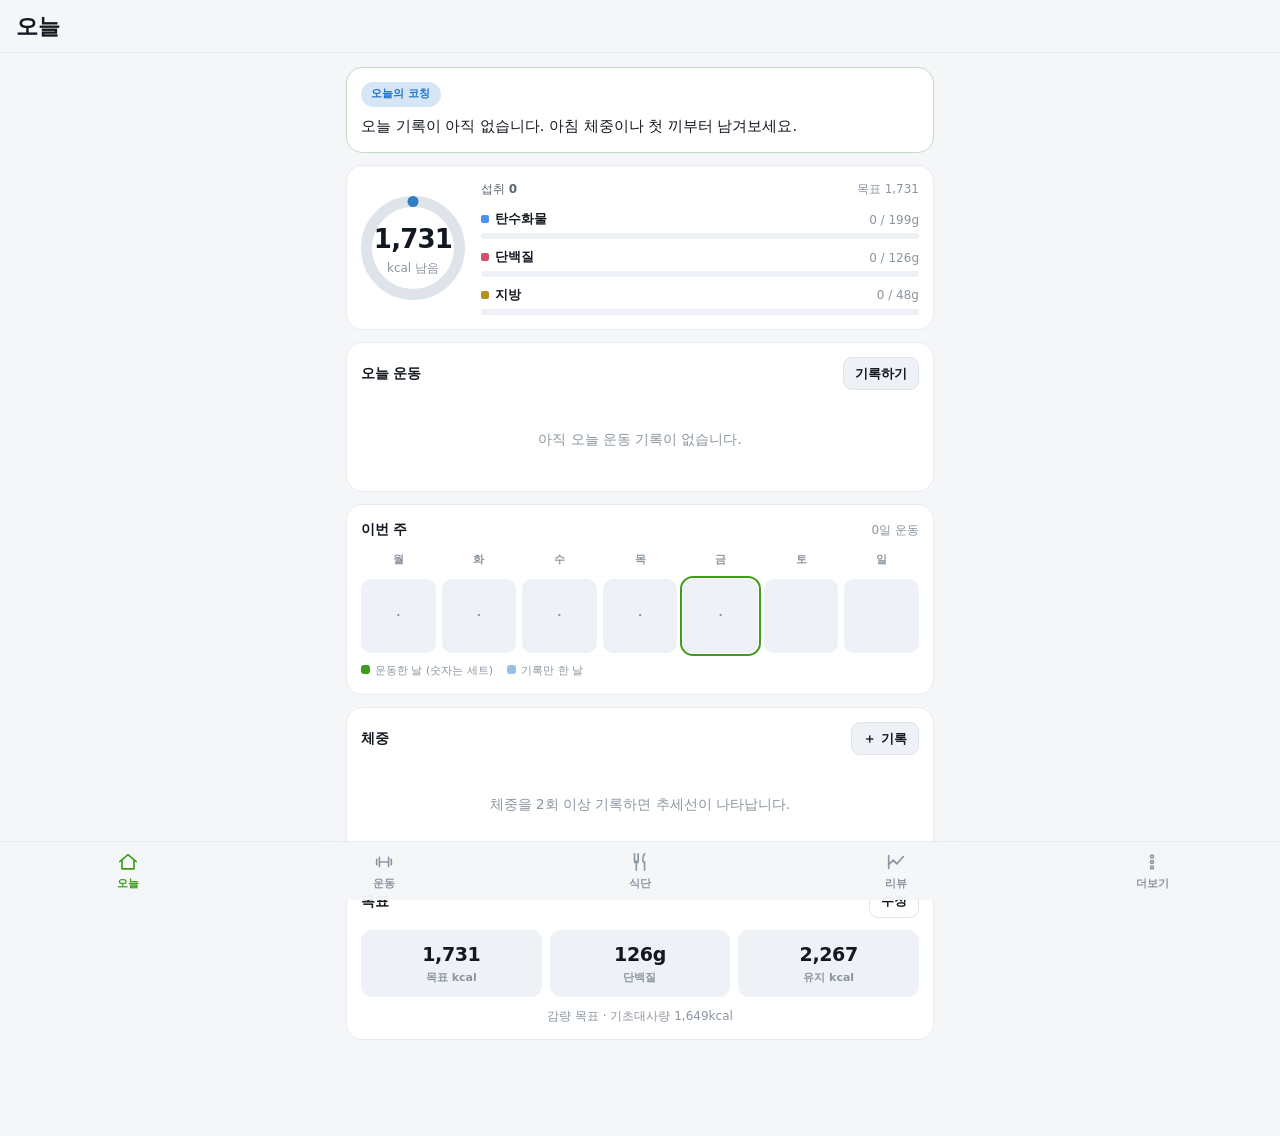
<file: index.html>
<!doctype html>
<html lang="ko">
<head>
<meta charset="utf-8">
<meta name="viewport" content="width=device-width, initial-scale=1, viewport-fit=cover, maximum-scale=1">
<meta name="theme-color" content="#0b0d10">
<meta name="apple-mobile-web-app-capable" content="yes">
<meta name="apple-mobile-web-app-status-bar-style" content="black-translucent">
<meta name="apple-mobile-web-app-title" content="핏로그">
<meta name="description" content="운동과 식단을 기록하고 데이터를 바탕으로 조언을 받는 개인 트레이닝 로그">
<title>핏로그</title>
<link rel="manifest" href="./manifest.webmanifest">
<link rel="icon" href="./icons/icon-192.png">
<link rel="apple-touch-icon" href="./icons/apple-touch-icon.png">
<link rel="stylesheet" href="./css/app.css">
</head>
<body>
<div id="app">
  <header id="topbar">
    <div class="topbar-inner">
      <h1 id="view-title">오늘</h1>
      <div id="topbar-actions"></div>
    </div>
  </header>

  <main id="view" aria-live="polite"></main>

  <nav id="tabbar">
    <a href="#/today"   data-tab="today"><svg viewBox="0 0 24 24"><path d="M3 11.5 12 4l9 7.5"/><path d="M5.5 10v9.5h13V10"/></svg><span>오늘</span></a>
    <a href="#/workout" data-tab="workout"><svg viewBox="0 0 24 24"><path d="M4 9v6M7 7v10M17 7v10M20 9v6M7 12h10"/></svg><span>운동</span></a>
    <a href="#/diet"    data-tab="diet"><svg viewBox="0 0 24 24"><path d="M6 3v8a2 2 0 0 0 4 0V3M8 11v10"/><path d="M17 3c-1.5 2-2 4-2 6.5 0 1.5.7 2.5 2 2.5v9"/></svg><span>식단</span></a>
    <a href="#/review"  data-tab="review"><svg viewBox="0 0 24 24"><path d="M4 19V5M4 15l5-5 4 4 7-8"/></svg><span>리뷰</span></a>
    <a href="#/more"    data-tab="more"><svg viewBox="0 0 24 24"><circle cx="12" cy="6" r="1.6"/><circle cx="12" cy="12" r="1.6"/><circle cx="12" cy="18" r="1.6"/></svg><span>더보기</span></a>
  </nav>
</div>

<div id="sheet-root"></div>
<div id="toast-root"></div>

<script type="module" src="./js/app.js"></script>
</body>
</html>
</file>
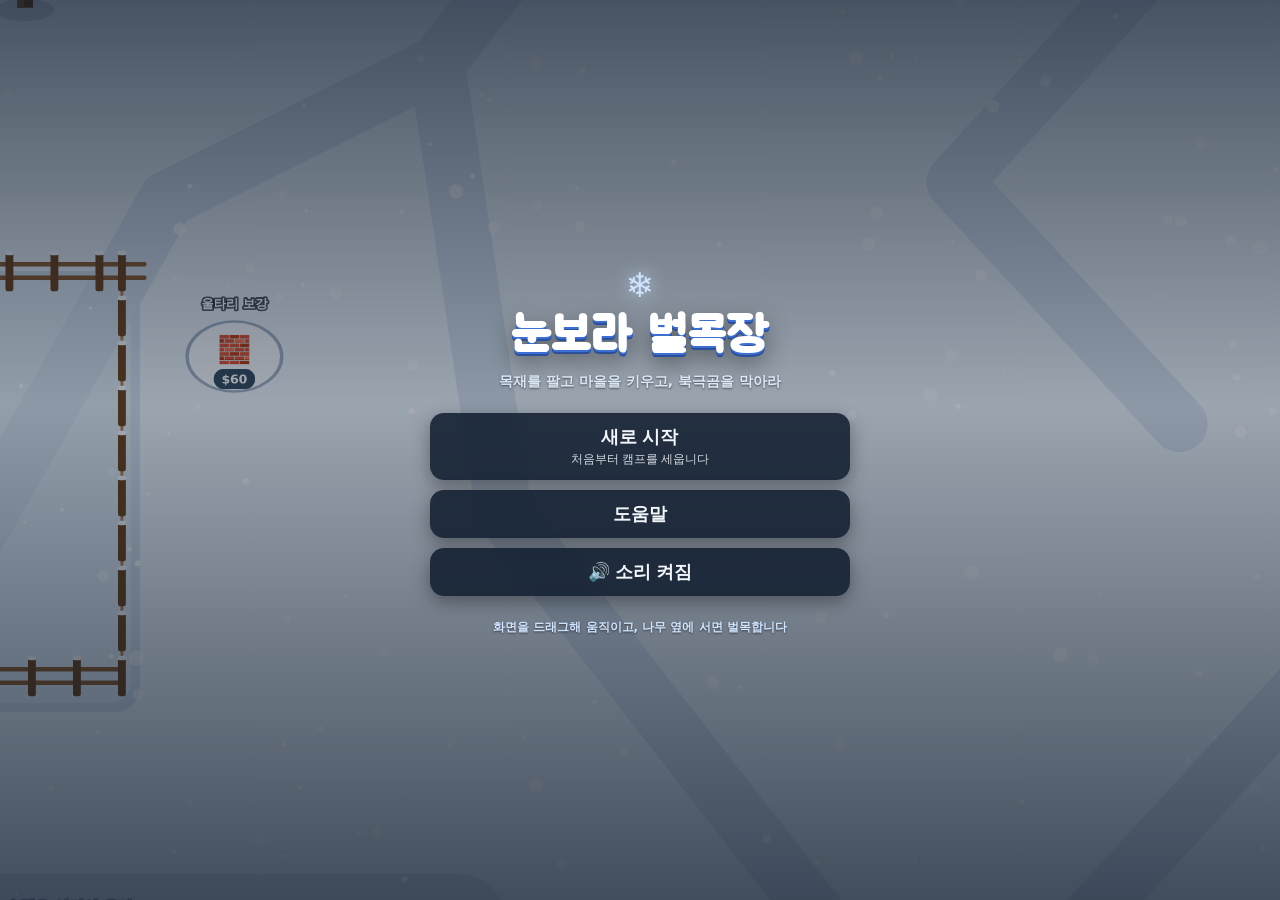
<file: game/index.html>
<!doctype html>
<html lang="ko">
<head>
<meta charset="utf-8">
<meta name="viewport" content="width=device-width, initial-scale=1, viewport-fit=cover, maximum-scale=1, user-scalable=no">
<meta name="theme-color" content="#0f1b2d">
<meta name="apple-mobile-web-app-capable" content="yes">
<meta name="mobile-web-app-capable" content="yes">
<meta name="apple-mobile-web-app-status-bar-style" content="black-translucent">
<meta name="apple-mobile-web-app-title" content="눈보라 벌목장">
<meta name="description" content="목재를 팔아 캠프를 키우고 북극곰 습격을 막는 방치형 타이쿤 게임">
<title>눈보라 벌목장</title>
<link rel="manifest" href="./manifest.webmanifest">
<link rel="icon" href="./icons/icon-192.png">
<link rel="apple-touch-icon" href="./icons/apple-touch-icon.png">
<link rel="preconnect" href="https://fonts.googleapis.com">
<link rel="stylesheet" href="https://fonts.googleapis.com/css2?family=Jua&display=swap">
<link rel="stylesheet" href="./game.css">
</head>
<body>
<div id="game">
  <canvas id="c"></canvas>
  <div id="hud">
    <div id="top-block">
      <div class="top">
        <div class="pill money" id="money">$0</div>
        <div class="pill wave" id="wave"></div>
        <div class="buttons">
          <button class="icon-btn" id="btn-sound" aria-label="소리 켜기/끄기">🔊</button>
          <button class="icon-btn" id="btn-supply" aria-label="수급 현황">📊</button>
          <button class="icon-btn" id="btn-help" aria-label="도움말">❓</button>
          <button class="icon-btn" id="btn-menu" aria-label="메뉴">☰</button>
        </div>
      </div>
      <div class="bars">
        <div class="bar"><span id="hut-text">🏠</span><div class="track"><div class="fill" id="hut-bar"></div></div></div>
        <div class="bar"><span id="fence-text">🧱</span><div class="track"><div class="fill fence" id="fence-bar"></div></div></div>
        <div class="bar"><span id="hp-text">❤️</span><div class="track"><div class="fill hp" id="hp-bar"></div></div></div>
      </div>
      <div class="bonus" id="bonus"></div>
      <div id="warn" hidden></div>
    </div>
    <div class="bottom" id="bottom">
      <div id="tip" hidden><span class="tip-badge">새 소식</span><span id="tip-text"></span></div>
      <div id="hint" hidden><span id="hint-text"></span></div>
      <button class="hunt-btn" id="btn-hunt" hidden>⚔️ 사냥</button>
    </div>
  </div>
  <div id="title" hidden>
    <div class="title-card">
      <div class="title-logo"><span class="title-snow">❄</span><h1>눈보라 벌목장</h1><p class="title-sub">목재를 팔고 마을을 키우고, 북극곰을 막아라</p></div>
      <div class="title-buttons">
        <button class="tbtn primary" id="t-continue" hidden><span class="tbtn-main">이어서 하기</span><span class="tbtn-sub" id="t-continue-sub"></span></button>
        <button class="tbtn" id="t-new"><span class="tbtn-main">새로 시작</span><span class="tbtn-sub" id="t-new-sub">처음부터 캠프를 세웁니다</span></button>
        <button class="tbtn" id="t-help"><span class="tbtn-main">도움말</span></button>
        <button class="tbtn" id="t-sound"><span class="tbtn-main">🔊 소리 켜짐</span></button>
      </div>
      <div class="title-meta" id="t-meta"></div>
    </div>
  </div>
  <div id="modal-root"></div>
</div>
<script src="./config.js"></script>
<script src="./audio.js"></script>
<script src="./sprites.js"></script>
<script src="./sim.js"></script>
<script src="./render.js"></script>
<script src="./main.js"></script>
</body>
</html>
</file>
<file: css/app.css>
/* ── 토큰 ──────────────────────────────────────────────── */
:root{
  --bg:#0b0d10;
  --bg-elev:#14181d;
  --bg-elev-2:#1b2027;
  --line:#242b34;
  --line-soft:#1d232b;
  --text:#e8edf3;
  --text-dim:#9aa6b4;
  --text-faint:#67717d;
  --accent:#9fe870;
  --accent-ink:#0b1206;
  --blue:#69b7ff;
  --amber:#ffc861;
  --rose:#ff7b7b;
  --violet:#c39bff;
  /* 차트 색 (dataviz 검증 통과: 대비·색각이상 분리 both modes) */
  --c-carb:#4a93e8;
  --c-protein:#d2506b;
  --c-fat:#b5901f;
  --c-mark:#5aa8e8;
  --grid:#242b34;
  --radius:16px;
  --radius-sm:11px;
  --tab-h:58px;
  --safe-b:env(safe-area-inset-bottom, 0px);
  --safe-t:env(safe-area-inset-top, 0px);
  color-scheme:dark;
}
@media (prefers-color-scheme: light){
  :root:not([data-theme="dark"]){
    --bg:#f4f6f8; --bg-elev:#ffffff; --bg-elev-2:#eef1f5;
    --line:#dfe4ea; --line-soft:#e8ecf1;
    --text:#131820; --text-dim:#5a6673; --text-faint:#8b95a1;
    --accent:#3f9d1c; --accent-ink:#ffffff;
    --blue:#1f74c8; --amber:#b57500; --rose:#c8382f; --violet:#7a44cf;
    --c-mark:#2f7dc4; --grid:#dfe4ea;
    color-scheme:light;
  }
}
*{box-sizing:border-box;-webkit-tap-highlight-color:transparent}
html,body{margin:0;padding:0}
body{
  background:var(--bg); color:var(--text);
  font-family:-apple-system,BlinkMacSystemFont,"Apple SD Gothic Neo","Pretendard","Noto Sans KR",system-ui,sans-serif;
  font-size:15px; line-height:1.5;
  overscroll-behavior-y:none;
}
h1,h2,h3,h4,p{margin:0}
button,input,select,textarea{font:inherit;color:inherit}
a{color:inherit;text-decoration:none}

/* ── 레이아웃 ──────────────────────────────────────────── */
#topbar{
  position:sticky; top:0; z-index:30;
  padding-top:var(--safe-t);
  background:color-mix(in srgb, var(--bg) 86%, transparent);
  backdrop-filter:saturate(160%) blur(14px);
  border-bottom:1px solid var(--line-soft);
}
.topbar-inner{
  display:flex; align-items:center; justify-content:space-between;
  gap:12px; min-height:52px; padding:0 16px;
}
#view-title{font-size:22px; font-weight:750; letter-spacing:-.02em}
#topbar-actions{display:flex; gap:8px; align-items:center}

#view{
  padding:14px 16px calc(var(--tab-h) + var(--safe-b) + 26px);
  max-width:620px; margin:0 auto;
}

#tabbar{
  position:fixed; left:0; right:0; bottom:0; z-index:40;
  display:grid; grid-template-columns:repeat(5,1fr);
  padding-bottom:var(--safe-b);
  background:color-mix(in srgb, var(--bg) 92%, transparent);
  backdrop-filter:saturate(160%) blur(16px);
  border-top:1px solid var(--line-soft);
}
#tabbar a{
  display:flex; flex-direction:column; align-items:center; justify-content:center;
  gap:3px; height:var(--tab-h); color:var(--text-faint); font-size:10.5px; font-weight:600;
}
#tabbar svg{width:22px;height:22px;fill:none;stroke:currentColor;stroke-width:1.8;stroke-linecap:round;stroke-linejoin:round}
#tabbar a.on{color:var(--accent)}

/* ── 공통 요소 ─────────────────────────────────────────── */
.card{
  background:var(--bg-elev); border:1px solid var(--line-soft);
  border-radius:var(--radius); padding:14px; margin-bottom:12px;
}
.card.tight{padding:12px}
.card-h{display:flex;align-items:center;justify-content:space-between;gap:10px;margin-bottom:12px}
.card-h h2{font-size:14px;font-weight:700;letter-spacing:-.01em}
.card-h .sub{font-size:12px;color:var(--text-faint);font-weight:500}

.sec-title{font-size:12.5px;font-weight:700;color:var(--text-dim);margin:20px 2px 8px;letter-spacing:.01em}
.sec-title:first-child{margin-top:4px}

.row{display:flex;align-items:center;gap:10px}
.row.between{justify-content:space-between}
.grow{flex:1;min-width:0}
.muted{color:var(--text-dim)}
.faint{color:var(--text-faint)}
.tiny{font-size:12px}
.mono{font-variant-numeric:tabular-nums}
.center{text-align:center}
.wrap{display:flex;flex-wrap:wrap;gap:8px}

.btn{
  display:inline-flex;align-items:center;justify-content:center;gap:6px;
  border:1px solid var(--line); background:var(--bg-elev-2); color:var(--text);
  border-radius:11px; padding:9px 14px; font-size:14px; font-weight:600; cursor:pointer;
  transition:transform .08s ease, opacity .15s ease;
}
.btn:active{transform:scale(.97)}
.btn.primary{background:var(--accent);color:var(--accent-ink);border-color:transparent}
.btn.ghost{background:transparent}
.btn.sm{padding:6px 11px;font-size:13px;border-radius:9px}
.btn.block{width:100%}
.btn.danger{color:var(--rose);border-color:color-mix(in srgb,var(--rose) 35%,transparent)}
.btn:disabled{opacity:.45}
.icon-btn{
  width:34px;height:34px;padding:0;border-radius:10px;
  display:inline-flex;align-items:center;justify-content:center;
  background:var(--bg-elev-2);border:1px solid var(--line-soft);cursor:pointer
}
.icon-btn svg{width:18px;height:18px;fill:none;stroke:currentColor;stroke-width:1.9;stroke-linecap:round;stroke-linejoin:round}

.field{display:block;margin-bottom:12px}
.field > span{display:block;font-size:12.5px;font-weight:600;color:var(--text-dim);margin-bottom:6px}
input[type=text],input[type=number],input[type=date],input[type=search],select,textarea{
  width:100%; background:var(--bg-elev-2); border:1px solid var(--line);
  border-radius:11px; padding:11px 12px; outline:none;
}
input:focus,select:focus,textarea:focus{border-color:color-mix(in srgb,var(--accent) 60%,var(--line))}
textarea{resize:vertical;min-height:76px}
.grid2{display:grid;grid-template-columns:1fr 1fr;gap:10px}
.grid3{display:grid;grid-template-columns:repeat(3,1fr);gap:8px}

.chips{display:flex;flex-wrap:wrap;gap:7px}
.chip{
  border:1px solid var(--line); background:var(--bg-elev-2); color:var(--text-dim);
  border-radius:999px; padding:6px 12px; font-size:13px; font-weight:600; cursor:pointer;
}
.chip.on{background:var(--accent);color:var(--accent-ink);border-color:transparent}

.pill{
  display:inline-block;border-radius:999px;padding:3px 9px;
  font-size:11px;font-weight:700;letter-spacing:.01em;
  background:var(--bg-elev-2);color:var(--text-dim);border:1px solid var(--line-soft)
}
.pill.accent{background:color-mix(in srgb,var(--accent) 18%,transparent);color:var(--accent);border-color:transparent}
.pill.blue{background:color-mix(in srgb,var(--blue) 18%,transparent);color:var(--blue);border-color:transparent}
.pill.amber{background:color-mix(in srgb,var(--amber) 18%,transparent);color:var(--amber);border-color:transparent}
.pill.rose{background:color-mix(in srgb,var(--rose) 18%,transparent);color:var(--rose);border-color:transparent}
.pill.violet{background:color-mix(in srgb,var(--violet) 18%,transparent);color:var(--violet);border-color:transparent}

.empty{padding:26px 14px;text-align:center;color:var(--text-faint);font-size:13.5px;line-height:1.7}

/* ── 통계 / 링 / 바 ───────────────────────────────────── */
.stat-row{display:grid;grid-template-columns:repeat(3,1fr);gap:8px}
.stat{background:var(--bg-elev-2);border-radius:var(--radius-sm);padding:10px 8px;text-align:center}
.stat b{display:block;font-size:19px;font-weight:750;letter-spacing:-.02em;font-variant-numeric:tabular-nums}
.stat span{display:block;font-size:11px;color:var(--text-faint);margin-top:2px;font-weight:600}

.kcal-wrap{display:flex;align-items:center;gap:16px}
.ring{flex:none}
.ring-label{text-align:center}
.ring-label b{font-size:26px;font-weight:750;letter-spacing:-.03em;font-variant-numeric:tabular-nums}

.macro{margin-top:12px;display:flex;flex-direction:column;gap:9px}
.macro-line .row{gap:8px;margin-bottom:4px}
.macro-line .nm{font-size:12.5px;font-weight:650}
.macro-line .vl{font-size:12px;color:var(--text-faint);font-variant-numeric:tabular-nums}
.bar{height:6px;border-radius:999px;background:var(--bg-elev-2);overflow:hidden}
.bar > i{display:block;height:100%;border-radius:999px;transition:width .35s ease}

/* ── 리스트 항목 ───────────────────────────────────────── */
.item{
  display:flex;align-items:flex-start;gap:11px;padding:11px 0;
  border-bottom:1px solid var(--line-soft)
}
.item:last-child{border-bottom:none;padding-bottom:2px}
.item:first-child{padding-top:2px}
.item .nm{font-weight:650;font-size:14.5px;letter-spacing:-.01em}
.item .dt{font-size:12.5px;color:var(--text-faint);margin-top:3px;line-height:1.45}
.item .rt{text-align:right;flex:none;font-variant-numeric:tabular-nums}
.item .rt b{font-size:14.5px;font-weight:700}
.item .rt span{display:block;font-size:11px;color:var(--text-faint)}
.del{
  flex:none;width:28px;height:28px;border-radius:8px;border:none;background:transparent;
  color:var(--text-faint);cursor:pointer;display:flex;align-items:center;justify-content:center
}
.del svg{width:15px;height:15px;fill:none;stroke:currentColor;stroke-width:2;stroke-linecap:round}

/* ── 조언 카드 ─────────────────────────────────────────── */
.advice{
  border-left:3px solid var(--line); border-radius:var(--radius-sm);
  background:var(--bg-elev-2); padding:12px 13px; margin-bottom:9px;
}
.advice.good{border-left-color:var(--accent)}
.advice.warn{border-left-color:var(--amber)}
.advice.bad{border-left-color:var(--rose)}
.advice.info{border-left-color:var(--blue)}
.advice h3{font-size:14px;font-weight:700;margin-bottom:5px;letter-spacing:-.01em}
.advice p{font-size:13.2px;color:var(--text-dim);line-height:1.62}
.advice .todo{
  margin-top:8px;font-size:12.8px;color:var(--text);
  background:color-mix(in srgb,var(--bg) 55%,transparent);
  border-radius:9px;padding:8px 10px;line-height:1.55
}
.advice .todo b{color:var(--accent);font-weight:700}

/* ── 차트 ─────────────────────────────────────────────── */
.chart{width:100%;overflow-x:auto}
.chart svg{display:block;width:100%;height:auto}
.legend{display:flex;flex-wrap:wrap;gap:12px;margin-top:10px;font-size:11.5px;color:var(--text-dim)}
.legend i{display:inline-block;width:9px;height:9px;border-radius:3px;margin-right:5px;vertical-align:-1px}

/* ── 주간 히트맵 ───────────────────────────────────────── */
.week{display:grid;grid-template-columns:repeat(7,1fr);gap:6px;text-align:center}
.week .d{font-size:10.5px;color:var(--text-faint);font-weight:650;margin-bottom:5px}
.week .cell{
  aspect-ratio:1; border-radius:10px; background:var(--bg-elev-2);
  display:flex;align-items:center;justify-content:center;
  font-size:11px;font-weight:700;color:var(--text-faint)
}
.week .cell.done{background:color-mix(in srgb,var(--accent) 82%,transparent);color:var(--accent-ink)}
.week .cell.rest{background:color-mix(in srgb,var(--blue) 20%,transparent);color:var(--blue)}
.week .cell.today{outline:2px solid var(--accent);outline-offset:1px}

/* ── 바텀시트 ─────────────────────────────────────────── */
.sheet-back{
  position:fixed;inset:0;z-index:50;background:rgba(0,0,0,.55);
  backdrop-filter:blur(2px);animation:fade .18s ease
}
.sheet{
  position:fixed;left:0;right:0;bottom:0;z-index:51;
  max-height:88vh;overflow-y:auto;-webkit-overflow-scrolling:touch;
  background:var(--bg-elev);border-radius:22px 22px 0 0;
  border-top:1px solid var(--line);
  padding:8px 16px calc(20px + var(--safe-b));
  animation:up .24s cubic-bezier(.22,1,.36,1);
  max-width:620px;margin:0 auto;
}
.sheet-grip{width:38px;height:4px;border-radius:999px;background:var(--line);margin:6px auto 12px}
.sheet h2{font-size:17px;font-weight:750;margin-bottom:14px;letter-spacing:-.02em}
@keyframes up{from{transform:translateY(100%)}to{transform:translateY(0)}}
@keyframes fade{from{opacity:0}to{opacity:1}}

/* ── 검색 결과 ─────────────────────────────────────────── */
.opts{max-height:230px;overflow-y:auto;margin:-4px 0 12px;border-radius:11px}
.opt{
  display:flex;justify-content:space-between;align-items:center;gap:10px;
  width:100%;text-align:left;background:transparent;border:none;
  border-bottom:1px solid var(--line-soft);padding:10px 2px;cursor:pointer
}
.opt:last-child{border-bottom:none}
.opt > span:first-child{min-width:0}
.opt .nm{display:block;font-size:14px;font-weight:600}
.opt .mt{display:block;font-size:11.5px;color:var(--text-faint);margin-top:3px}
.opt .kc{font-size:12.5px;color:var(--text-dim);font-variant-numeric:tabular-nums;flex:none}

/* ── 세트 입력 ─────────────────────────────────────────── */
.setrow{display:grid;grid-template-columns:26px 1fr 1fr 30px;gap:8px;align-items:center;margin-bottom:8px}
.setrow .no{font-size:12px;color:var(--text-faint);font-weight:700;text-align:center}
.setrow input{padding:9px 10px;text-align:center;font-variant-numeric:tabular-nums}

/* ── 토스트 ───────────────────────────────────────────── */
#toast-root{position:fixed;left:0;right:0;bottom:calc(var(--tab-h) + var(--safe-b) + 14px);z-index:60;display:flex;flex-direction:column;align-items:center;gap:8px;pointer-events:none}
.toast{
  background:var(--bg-elev-2);border:1px solid var(--line);color:var(--text);
  padding:10px 16px;border-radius:999px;font-size:13.5px;font-weight:600;
  box-shadow:0 8px 24px rgba(0,0,0,.35);animation:fade .16s ease
}

/* ── FAB ─────────────────────────────────────────────── */
.fab{
  position:fixed;right:16px;bottom:calc(var(--tab-h) + var(--safe-b) + 16px);z-index:35;
  width:54px;height:54px;border-radius:18px;border:none;background:var(--accent);color:var(--accent-ink);
  display:flex;align-items:center;justify-content:center;cursor:pointer;
  box-shadow:0 10px 26px rgba(0,0,0,.4)
}
.fab svg{width:26px;height:26px;fill:none;stroke:currentColor;stroke-width:2.4;stroke-linecap:round}
@media (min-width:660px){ .fab{right:calc(50vw - 310px + 16px)} }

/* ── 차트 세부 ────────────────────────────────────────── */
.chart text{font-size:10px;fill:var(--text-faint);font-variant-numeric:tabular-nums}
.chart text.val{fill:var(--text-dim);font-weight:700}
.chart .grid{stroke:var(--grid);stroke-width:1}
.chart .ref{stroke:var(--text-faint);stroke-width:1;stroke-dasharray:3 3}
.chart .mark{fill:var(--c-mark)}
.chart .mark.dim{fill:var(--grid)}
.chart .lineseries{fill:none;stroke:var(--c-mark);stroke-width:2;stroke-linejoin:round;stroke-linecap:round}
.chart .dot{fill:var(--c-mark);stroke:var(--bg-elev);stroke-width:2}
.chart .trend{stroke:var(--text-faint);stroke-width:1.5;stroke-dasharray:4 4;fill:none}
.tblview{width:100%;border-collapse:collapse;font-size:12px;margin-top:10px}
.tblview th,.tblview td{padding:5px 6px;text-align:right;border-bottom:1px solid var(--line-soft);font-variant-numeric:tabular-nums}
.tblview th:first-child,.tblview td:first-child{text-align:left;color:var(--text-dim)}
.tblview th{color:var(--text-faint);font-weight:650}
details.tbl > summary{font-size:12px;color:var(--text-faint);cursor:pointer;margin-top:10px;list-style:none}
details.tbl > summary::-webkit-details-marker{display:none}
details.tbl > summary::before{content:'표로 보기 ▸';}
details.tbl[open] > summary::before{content:'표 닫기 ▾';}
</file>
<file: game/game.css>
/* 눈보라 벌목장 — 화면 위 UI. 게임 화면은 캔버스가 그린다. */
:root {
  --bg: #0f1b2d; --panel: rgba(16, 28, 46, 0.82); --fg: #f2f6fa; --dim: #aab8c8;
  --accent: #2ecc71; --danger: #e74c3c; --warn: #f1c40f; --card: #152538; --line: rgba(255,255,255,0.1);
  color-scheme: dark;
}
* { box-sizing: border-box; }
[hidden] { display: none !important; }
html, body { height: 100%; margin: 0; overflow: hidden; }
body { background: var(--bg); color: var(--fg); font-family: system-ui, -apple-system, "Apple SD Gothic Neo", "Noto Sans KR", "Malgun Gothic", sans-serif;
  -webkit-user-select: none; user-select: none; -webkit-tap-highlight-color: transparent; overscroll-behavior: none; }
#game { position: fixed; inset: 0; background: #e9f1f8; }
#c { display: block; width: 100%; height: 100%; touch-action: none; }

#hud { position: absolute; inset: 0; pointer-events: none; display: flex; flex-direction: column; justify-content: space-between; }
.top { display: flex; align-items: center; gap: 6px; padding: calc(env(safe-area-inset-top, 0px) + 8px) 10px 0; max-width: 760px; width: 100%; margin: 0 auto; }
.pill { background: var(--panel); color: var(--fg); border-radius: 999px; padding: 6px 10px; font-weight: 700; font-size: 14px;
  box-shadow: 0 2px 8px rgba(0,0,0,0.25); backdrop-filter: blur(6px); font-variant-numeric: tabular-nums; white-space: nowrap; }
.money { font-size: 17px; color: #7CFC9A; }
.wave { font-size: 13px; flex: 1; text-align: center; min-width: 0; overflow: hidden; text-overflow: ellipsis; }
.wave.warned { color: var(--warn); animation: blink 0.6s steps(2) infinite; }
.wave.active { color: #ff8a80; }
@keyframes blink { 50% { opacity: 0.45; } }
.buttons { display: flex; gap: 6px; }
.icon-btn { pointer-events: auto; background: var(--panel); color: var(--fg); border: 0; border-radius: 999px; width: 34px; height: 34px; font-size: 16px; cursor: pointer; box-shadow: 0 2px 8px rgba(0,0,0,0.25); }
.icon-btn:focus-visible { outline: 2px solid var(--accent); }
@media (max-width: 430px) { .icon-btn { width: 30px; height: 30px; font-size: 14px; } .buttons { gap: 4px; } .pill.money { padding: 6px 8px; } .wave { font-size: 12px; } }
.bars { display: flex; gap: 8px; padding: 6px 10px 0; max-width: 760px; width: 100%; margin: 0 auto; }
.bar { flex: 1; background: var(--panel); border-radius: 8px; padding: 4px 8px; font-size: 11px; font-weight: 700; font-variant-numeric: tabular-nums; }
.track { height: 6px; border-radius: 3px; background: rgba(255,255,255,0.15); overflow: hidden; margin-top: 3px; }
.fill { height: 100%; width: 100%; background: var(--accent); border-radius: 3px; transition: width 0.2s; }
.fill.warn { background: var(--warn); } .fill.bad { background: var(--danger); } .fill.fence { background: #d9a86c; } .fill.hp { background: #ff6b81; }
.bonus { padding: 6px 10px 0; max-width: 760px; width: 100%; margin: 0 auto; font-size: 11px; color: #cfe4ff; text-shadow: 0 1px 2px rgba(0,0,0,0.5); font-weight: 700; }
#warn { align-self: center; margin-top: 10px; background: rgba(192, 57, 43, 0.9); color: #fff; font-weight: 800; padding: 8px 16px; border-radius: 10px; font-size: 14px; animation: blink 0.5s steps(2) infinite; }
.bottom { padding: 0 10px calc(env(safe-area-inset-bottom, 0px) + 12px); display: flex; flex-direction: column; align-items: center; gap: 8px; }
#hint { background: var(--panel); color: var(--fg); border-radius: 12px; padding: 8px 14px; font-size: 13px; font-weight: 600; max-width: 480px; text-align: center; line-height: 1.4; backdrop-filter: blur(6px); }
#tip { pointer-events: auto; background: rgba(39, 96, 60, 0.92); color: #fff; border-radius: 12px; padding: 8px 14px; font-size: 13px; font-weight: 600; max-width: 480px; text-align: left; line-height: 1.4; display: flex; gap: 8px; align-items: flex-start; cursor: pointer; box-shadow: 0 4px 14px rgba(0,0,0,0.3); }
.tip-badge { flex: none; background: #ffd166; color: #06291a; font-size: 10px; border-radius: 6px; padding: 2px 6px; margin-top: 1px; }
.hunt-btn { pointer-events: auto; border: 0; border-radius: 999px; background: #e74c3c; color: #fff; font-weight: 800; font-size: 15px; padding: 12px 22px; cursor: pointer; box-shadow: 0 4px 14px rgba(0,0,0,0.35); align-self: flex-end; margin-right: 6px; }
.hunt-btn.on { background: #f39c12; color: #1f2d3d; }
.hunt-btn:focus-visible { outline: 2px solid #fff; }

.modal { position: fixed; inset: 0; background: rgba(5, 12, 22, 0.6); display: flex; align-items: center; justify-content: center; padding: 16px; pointer-events: auto; z-index: 10; }
.modal-card { background: var(--card); border: 1px solid var(--line); border-radius: 16px; padding: 20px; max-width: 440px; width: 100%; max-height: 90vh; overflow: auto; box-shadow: 0 20px 60px rgba(0,0,0,0.5); }
.modal-card h2 { margin: 0 0 10px; font-size: 20px; text-wrap: balance; }
.modal-card p { margin: 8px 0; line-height: 1.5; font-size: 14px; }
.supply { width: 100%; border-collapse: collapse; font-size: 12px; margin-top: 6px; }
.supply th, .supply td { padding: 5px 6px; border-bottom: 1px solid var(--line); text-align: left; vertical-align: top; }
.supply th { color: var(--dim); font-weight: 600; }
.modal-card ul { margin: 8px 0; padding-left: 18px; font-size: 13.5px; line-height: 1.55; }
.modal-card li { margin: 4px 0; }
.modal-card .dim { color: var(--dim); font-size: 12.5px; }
.stats { display: grid; grid-template-columns: 1fr 1fr; gap: 8px; margin: 12px 0; }
.stats div { background: rgba(255,255,255,0.06); border-radius: 10px; padding: 8px 10px; display: flex; flex-direction: column; gap: 2px; }
.stats span { font-size: 11px; color: var(--dim); } .stats b { font-size: 16px; font-variant-numeric: tabular-nums; }
.modal-actions { display: flex; flex-wrap: wrap; gap: 8px; margin-top: 14px; }
.btn { flex: 1 1 auto; border: 1px solid var(--line); background: rgba(255,255,255,0.08); color: var(--fg); border-radius: 10px; padding: 10px 14px; font-size: 14px; font-weight: 700; cursor: pointer; }
.btn.primary { background: var(--accent); color: #06291a; border-color: transparent; }
.btn.danger { color: #ff9f94; }
.btn:focus-visible { outline: 2px solid var(--accent); outline-offset: 2px; }
@media (prefers-reduced-motion: reduce) { .wave.warned, #warn { animation: none; } }

/* 시작 화면 */
#title { position: absolute; inset: 0; display: flex; align-items: center; justify-content: center; padding: 16px; pointer-events: auto; z-index: 5;
  background: linear-gradient(180deg, rgba(10, 22, 40, 0.72) 0%, rgba(10, 22, 40, 0.35) 45%, rgba(10, 22, 40, 0.75) 100%); }
.title-card { width: 100%; max-width: 420px; display: flex; flex-direction: column; gap: 22px; align-items: center; }
.title-logo { text-align: center; }
.title-snow { display: block; font-size: 34px; color: #cfe4ff; text-shadow: 0 0 18px rgba(207, 228, 255, 0.8); animation: spin 14s linear infinite; }
.title-logo h1 { margin: 2px 0 6px; font-family: 'Jua', system-ui, -apple-system, "Apple SD Gothic Neo", "Noto Sans KR", sans-serif; font-size: 48px; letter-spacing: 1px; color: #fff;
  text-shadow: 0 2px 0 #3b6fd1, 0 4px 0 #2b4f9c, 0 10px 24px rgba(0,0,0,0.45); text-wrap: balance; }
.title-sub { margin: 0; color: #dbe8f7; font-size: 14px; font-weight: 600; text-shadow: 0 1px 2px rgba(0,0,0,0.5); }
.title-buttons { width: 100%; display: flex; flex-direction: column; gap: 10px; }
.tbtn { width: 100%; border: 0; border-radius: 14px; padding: 12px 18px; background: rgba(16, 28, 46, 0.86); color: var(--fg); cursor: pointer; display: flex; flex-direction: column; align-items: center; gap: 2px;
  box-shadow: 0 6px 18px rgba(0,0,0,0.35); backdrop-filter: blur(6px); transition: transform 0.08s; }
.tbtn:active { transform: scale(0.98); }
.tbtn:focus-visible { outline: 2px solid #fff; }
.tbtn.primary { background: var(--accent); color: #06291a; }
.tbtn-main { font-size: 18px; font-weight: 800; }
.tbtn-sub { font-size: 12px; opacity: 0.85; }
.title-meta { color: #cfe4ff; font-size: 12px; font-weight: 700; text-shadow: 0 1px 2px rgba(0,0,0,0.5); text-align: center; line-height: 1.5; }
@keyframes spin { to { transform: rotate(360deg); } }
@media (prefers-reduced-motion: reduce) { .title-snow { animation: none; } }
</file>
